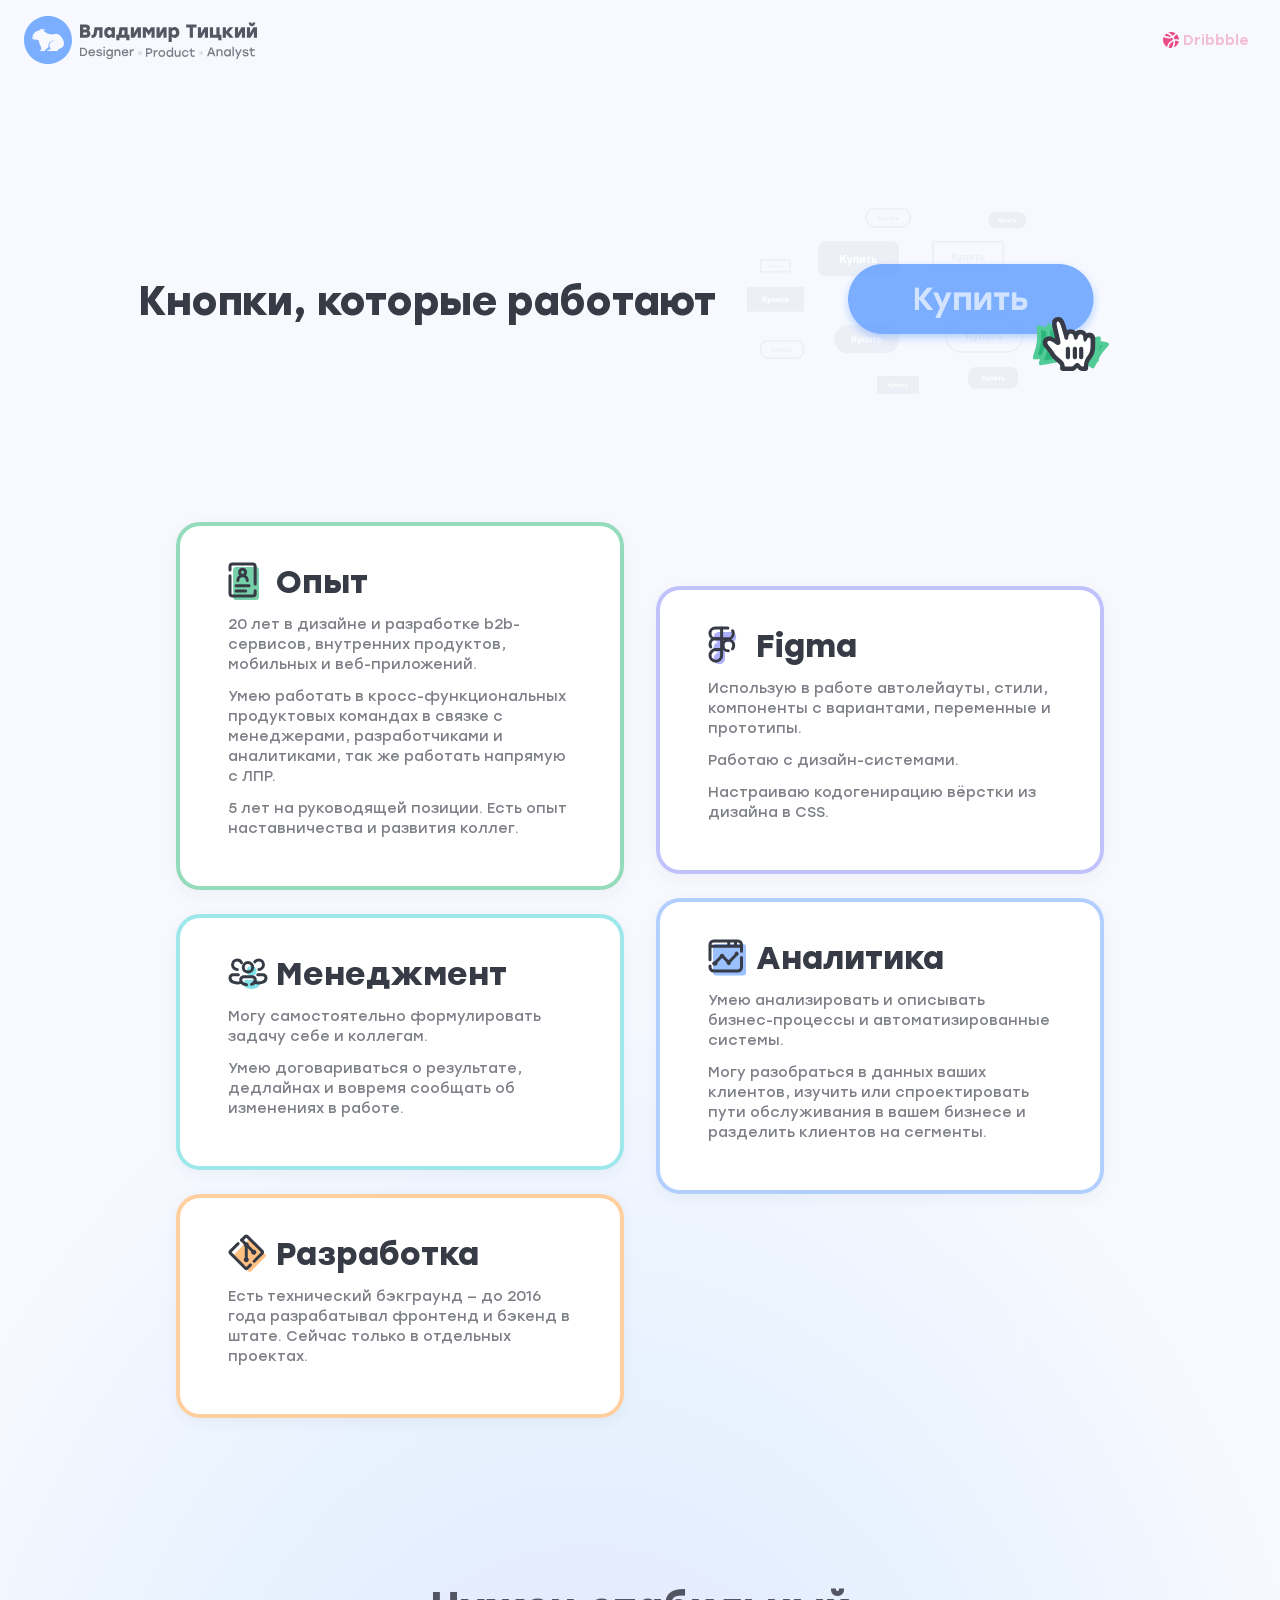
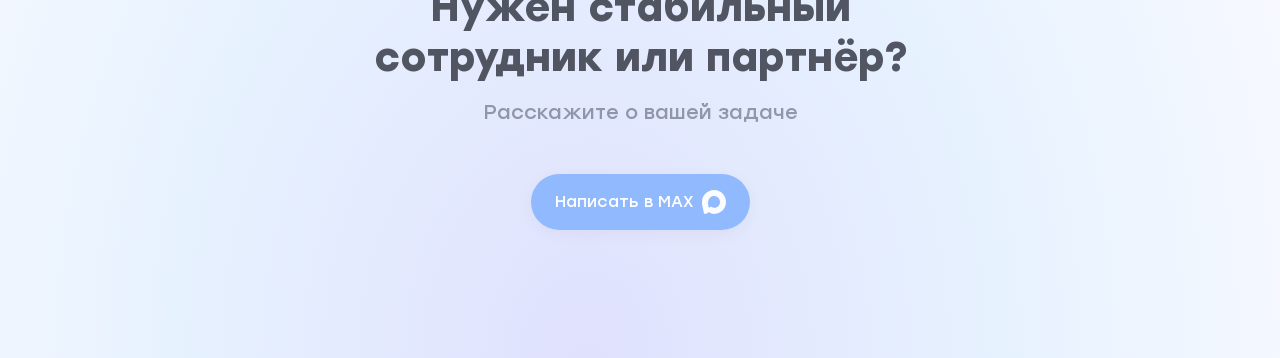
<file: index.html>
<!doctype html>
<html lang="ru">
  <head>
    <meta charset="UTF-8" />
    <meta name="viewport" content="width=device-width, initial-scale=1.0" />
    <title>Владимир Тицкий: Designer • Product • Analyst</title>
    <link rel="icon" type="image/png" href="/assets/favicon.png" />
    <meta
      name="description"
      content="Владимир Тицкий — дизайнер и аналитик. 20 лет в b2b-сервисах и цифровых продуктах."
    />

    <meta
      property="og:title"
      content="Владимир Тицкий: Designer • Product • Analyst"
    />
    <meta
      property="og:description"
      content="20 лет опыта в дизайне, разработке и аналитике цифровых продуктов."
    />
    <meta
      property="og:image"
      content="https://vladimirandreevich.ru/media/preview.png"
    />
    <meta property="og:url" content="https://vladimirandreevich.ru" />
    <meta property="og:type" content="website" />
    <meta name="twitter:card" content="summary_large_image" />
    <meta
      name="twitter:title"
      content="Владимир Тицкий: Designer • Product • Analyst"
    />
    <meta
      name="twitter:description"
      content="Дизайнер, продакт и аналитик. Портфолио и опыт работы."
    />
    <meta
      name="twitter:image"
      content="https://vladimirandreevich.ru/media/preview.png"
    />
    <link rel="stylesheet" href="reset.css" />
    <link rel="stylesheet" href="./assets/font/font.css" />
    <link rel="stylesheet" href="styles.css" />
    <!-- Yandex.Metrika counter -->
    <script type="text/javascript">
      (function (m, e, t, r, i, k, a) {
        m[i] =
          m[i] ||
          function () {
            (m[i].a = m[i].a || []).push(arguments);
          };
        m[i].l = 1 * new Date();
        for (var j = 0; j < document.scripts.length; j++) {
          if (document.scripts[j].src === r) {
            return;
          }
        }
        ((k = e.createElement(t)),
          (a = e.getElementsByTagName(t)[0]),
          (k.async = 1),
          (k.src = r),
          a.parentNode.insertBefore(k, a));
      })(
        window,
        document,
        "script",
        "https://mc.yandex.ru/metrika/tag.js",
        "ym",
      );

      ym(101322113, "init", {
        clickmap: true,
        trackLinks: true,
        accurateTrackBounce: true,
      });
    </script>
    <noscript
      ><div>
        <img
          src="https://mc.yandex.ru/watch/101322113"
          style="position: absolute; left: -9999px"
          alt=""
        /></div
    ></noscript>
    <!-- /Yandex.Metrika counter -->
  </head>
  <body>
    <main class="layout">
      <section class="header">
        <div class="logotype">
          <div class="logotype__icon"></div>
          <div class="logotype__about">
            <div class="logotype__about-name"></div>
            <div class="logotype__about-description"></div>
          </div>
        </div>
        <div class="menu">
          <div class="social">
            <!-- <a
              href="https://hh.kz/resume/97212c73ff0eb3a4e30039ed1f463844714d55?from=vladimirandreevich.ru"
              target="_blank"
              class="social__link"
              type="hh"
            >
              <img class="linkIcon" src="/assets/hh.svg" />
              <span class="social__text">Резюме</span>
            </a>
            <a
              href="https://www.linkedin.com/in/waldemart/"
              target="_blank"
              class="social__link"
              type="linkedin"
            >
              <img class="linkIcon" src="/assets/linkedin.svg" />
              <span class="social__text">Linkedin</span>
            </a> -->
            <a
              href="https://dribbble.com/catindev"
              target="_blank"
              class="social__link"
              type="dribbble"
            >
              <img class="linkIcon" src="/assets/dribbble.svg" />
              <span class="social__text">Dribbble</span>
            </a>
          </div>
          <!-- <a class="menu__portfolioLink" href="/portfolio">
            <span class="menu__portfolioLink-text">Портфолио</span>
            <img class="linkIcon" src="/assets/portfolio.svg" />
          </a> -->
        </div>
      </section>

      <section class="lead">
        <h1>Кнопки, которые работают</h1>
        <div class="lead__image"></div>
      </section>

      <!-- Мобильный контейнер для карточек -->
      <div class="mobile-cards">
        <!-- Карточка "Опыт" -->
        <div class="card card--skillz">
          <div class="card__content">
            <div class="card__header">
              <img class="card__icon" src="assets/skillz.svg" />
              <h3>Опыт</h3>
            </div>
            <div class="card__description">
              <p>
                20 лет в дизайне и разработке b2b-сервисов, внутренних
                продуктов, мобильных и веб-приложений.
              </p>
              <p>
                Умею работать в кросс-функциональных продуктовых командах в связке
                с менеджерами, разработчиками и аналитиками, так же работать
                напрямую с ЛПР.
              </p>
              <p>
                5 лет на руководящей позиции. Есть опыт наставничества и
                развития коллег.
              </p>
            </div>
          </div>
        </div>

        <!-- Карточка "Figma" -->
        <div class="card card--figma">
          <div class="card__content">
            <div class="card__header">
              <img class="card__icon" src="assets/figma.svg" />
              <h3>Figma</h3>
            </div>
            <div class="card__description">
              <p>
                Использую в работе автолейауты, стили, компоненты с вариантами,
                переменные и прототипы.
              </p>
              <p>Работаю с дизайн-системами.</p>
              <p>Настраиваю кодогенирацию вёрстки из дизайна в CSS.</p>
            </div>
          </div>
        </div>

        <!-- Карточка "Менеджмент" -->
        <div class="card card--management">
          <div class="card__content">
            <div class="card__header">
              <img class="card__icon" src="assets/management.svg" />
              <h3>Менеджмент</h3>
            </div>
            <div class="card__description">
              <p>Могу самостоятельно формулировать задачу себе и коллегам.</p>
              <p>
                Умею договариваться о результате, дедлайнах и вовремя сообщать
                об изменениях в работе.
              </p>
            </div>
          </div>
        </div>

        <!-- Карточка "Аналитика" -->
        <div class="card card--analytics">
          <div class="card__content">
            <div class="card__header">
              <img class="card__icon" src="assets/analytics.svg" />
              <h3>Аналитика</h3>
            </div>
            <div class="card__description">
              <p>
                Умею анализировать и описывать бизнес-процессы и
                автоматизированные системы.
              </p>
              <p>
                Могу разобраться в данных ваших клиентов, изучить или
                спроектировать пути обслуживания в вашем бизнесе и разделить
                клиентов на сегменты.
              </p>
            </div>
          </div>
        </div>

        <!-- Карточка "Разработка" -->
        <div class="card card--dev">
          <div class="card__content">
            <div class="card__header">
              <img class="card__icon" src="assets/dev.svg" />
              <h3>Разработка</h3>
            </div>
            <div class="card__description">
              <p>
                Есть технический бэкграунд — до 2016 года разрабатывал фронтенд
                и бэкенд в штате. Сейчас только в отдельных проектах.
              </p>
            </div>
          </div>
        </div>
      </div>

      <section class="content">
        <div class="content__left">
          <div class="card card--skillz">
            <div class="card__content">
              <div class="card__header">
                <img class="card__icon" src="assets/skillz.svg" />
                <h3>Опыт</h3>
              </div>
              <div class="card__description">
                <p>
                  20 лет в дизайне и разработке b2b-сервисов, внутренних
                  продуктов, мобильных и веб-приложений.
                </p>
                <p>
                  Умею работать в кросс-функциональных продуктовых командах в связке
                  с менеджерами, разработчиками и аналитиками, так же работать
                  напрямую с ЛПР.
                </p>
                <p>
                  5 лет на руководящей позиции. Есть опыт наставничества и
                  развития коллег.
                </p>
              </div>
            </div>
          </div>
          <div class="card card--management">
            <div class="card__content">
              <div class="card__header">
                <img class="card__icon" src="assets/management.svg" />
                <h3>Менеджмент</h3>
              </div>
              <div class="card__description">
                <p>Могу самостоятельно формулировать задачу себе и коллегам.</p>
                <p>
                  Умею договариваться о результате, дедлайнах и вовремя сообщать
                  об изменениях в работе.
                </p>
              </div>
            </div>
          </div>
          <div class="card card--dev">
            <div class="card__content">
              <div class="card__header">
                <img class="card__icon" src="assets/dev.svg" />
                <h3>Разработка</h3>
              </div>
              <div class="card__description">
                <p>
                  Есть технический бэкграунд — до 2016 года разрабатывал
                  фронтенд и бэкенд в штате. Сейчас только в отдельных проектах.
                </p>
              </div>
            </div>
          </div>
        </div>

        <div class="content__right">
          <div class="card card--figma">
            <div class="card__content">
              <div class="card__header">
                <img class="card__icon" src="assets/figma.svg" />
                <h3>Figma</h3>
              </div>
              <div class="card__description">
                <p>
                  Использую в работе автолейауты, стили, компоненты с
                  вариантами, переменные и прототипы.
                </p>
                <p>Работаю с дизайн-системами.</p>
                <p>Настраиваю кодогенирацию вёрстки из дизайна в CSS.</p>
              </div>
            </div>
          </div>
          <div class="card card--analytics">
            <div class="card__content">
              <div class="card__header">
                <img class="card__icon" src="assets/analytics.svg" />
                <h3>Аналитика</h3>
              </div>
              <div class="card__description">
                <p>
                  Умею анализировать и описывать бизнес-процессы и
                  автоматизированные системы.
                </p>
                <p>
                  Могу разобраться в данных ваших клиентов, изучить или
                  спроектировать пути обслуживания в вашем бизнесе и разделить
                  клиентов на сегменты.
                </p>
              </div>
            </div>
          </div>
        </div>
      </section>

      <section class="cta">
        <div class="cta__content">
          <h2>Нужен стабильный сотрудник или партнёр?</h2>
          <p>Расскажите о вашей задаче</p>
        </div>
        <a
          class="cta__link"
          href="https://max.ru/u/f9LHodD0cOIpcdCI2zopOMJ_bikcpZHkfNWSwRLqdmrFhl2_scxypSnUHlg"
          target="_blank"
          >Написать в MAX <img src="assets/max.svg" alt=""
        /></a>
      </section>

      <section class="footer">
        <div class="social social--bottom">
          <!-- <a
            href="https://hh.kz/resume/97212c73ff0eb3a4e30039ed1f463844714d55?from=vladimirandreevich.ru"
            target="_blank"
            class="social__link"
            type="hh"
          >
            <img class="linkIcon" src="/assets/hh.svg" />
            <span class="social__text">Резюме</span>
          </a>
          <a
            href="https://www.linkedin.com/in/waldemart/"
            target="_blank"
            class="social__link"
            type="linkedin"
          >
            <img class="linkIcon" src="/assets/linkedin.svg" />
            <span class="social__text">Linkedin</span>
          </a> -->
          <a
            href="https://dribbble.com/catindev"
            target="_blank"
            class="social__link"
            type="dribbble"
          >
            <img class="linkIcon" src="/assets/dribbble.svg" />
            <span class="social__text">Dribbble</span>
          </a>
        </div>
      </section>
    </main>
  </body>
</html>
</file>
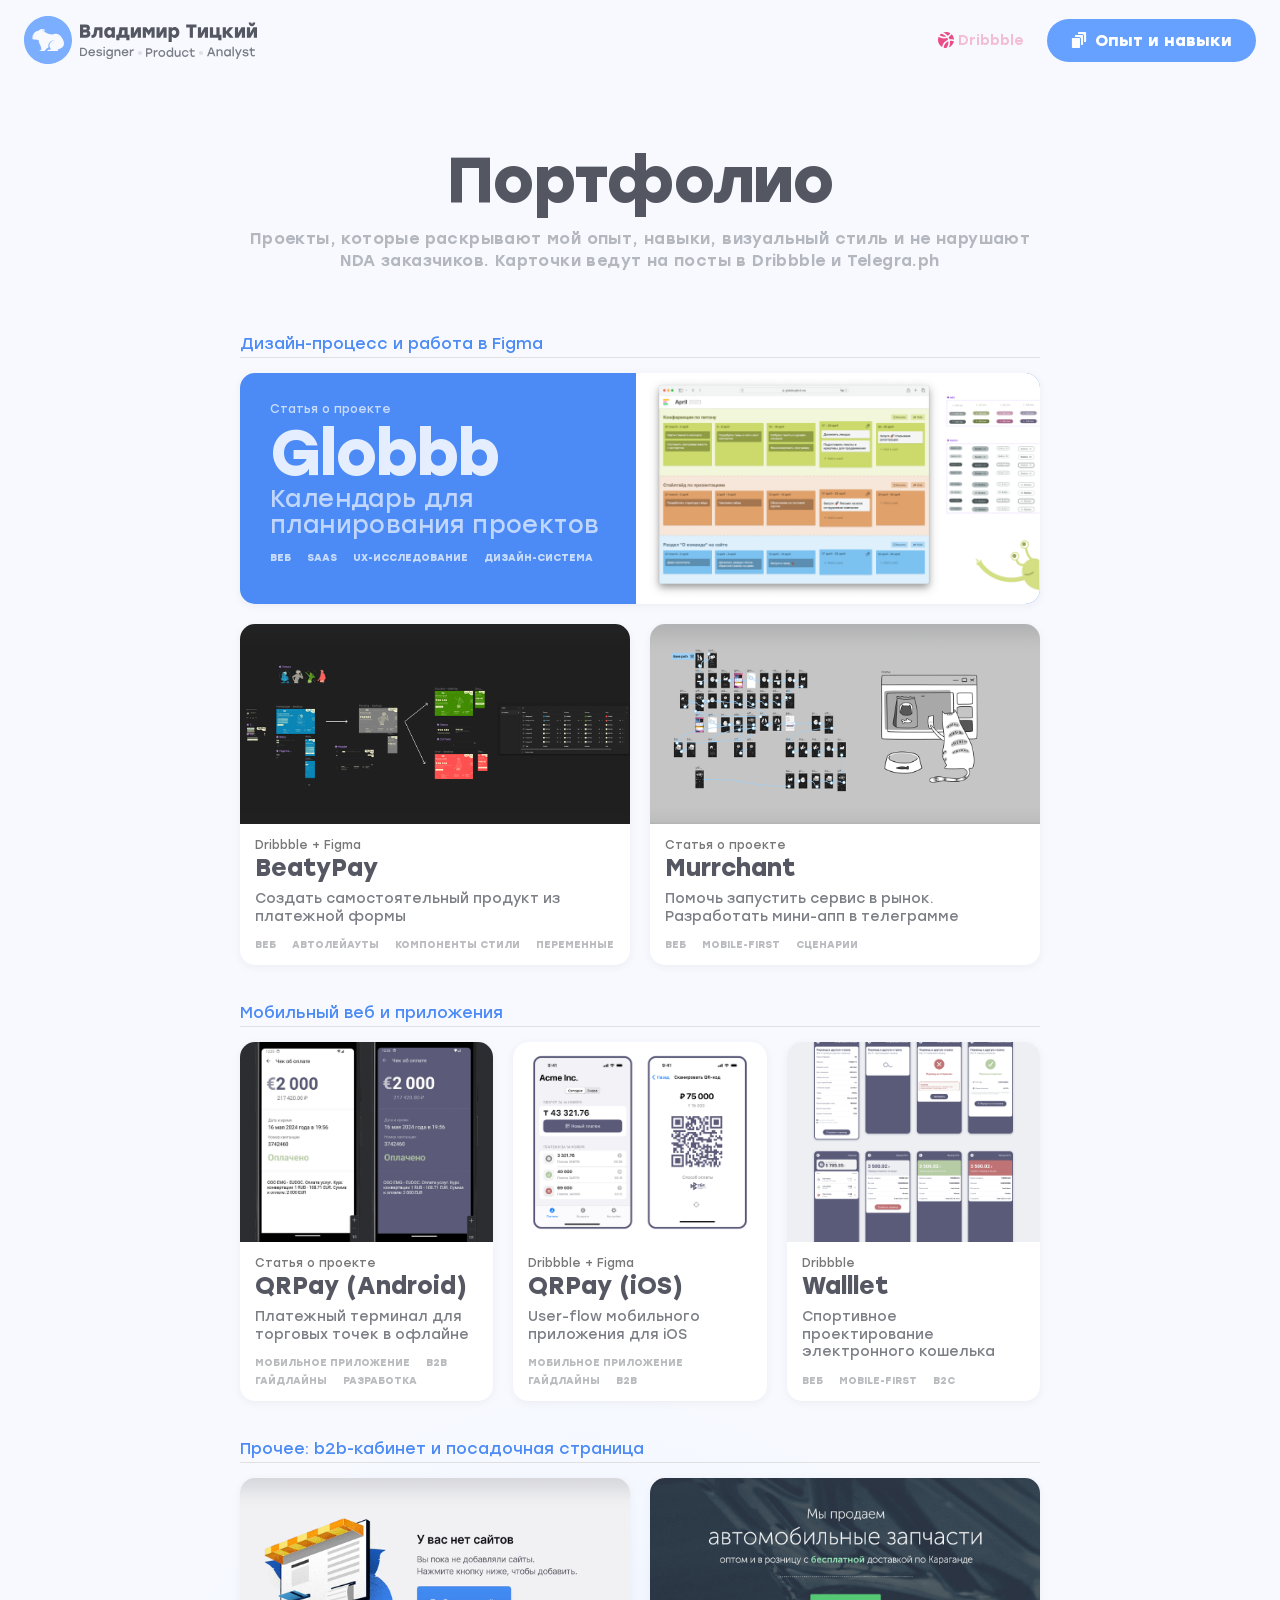
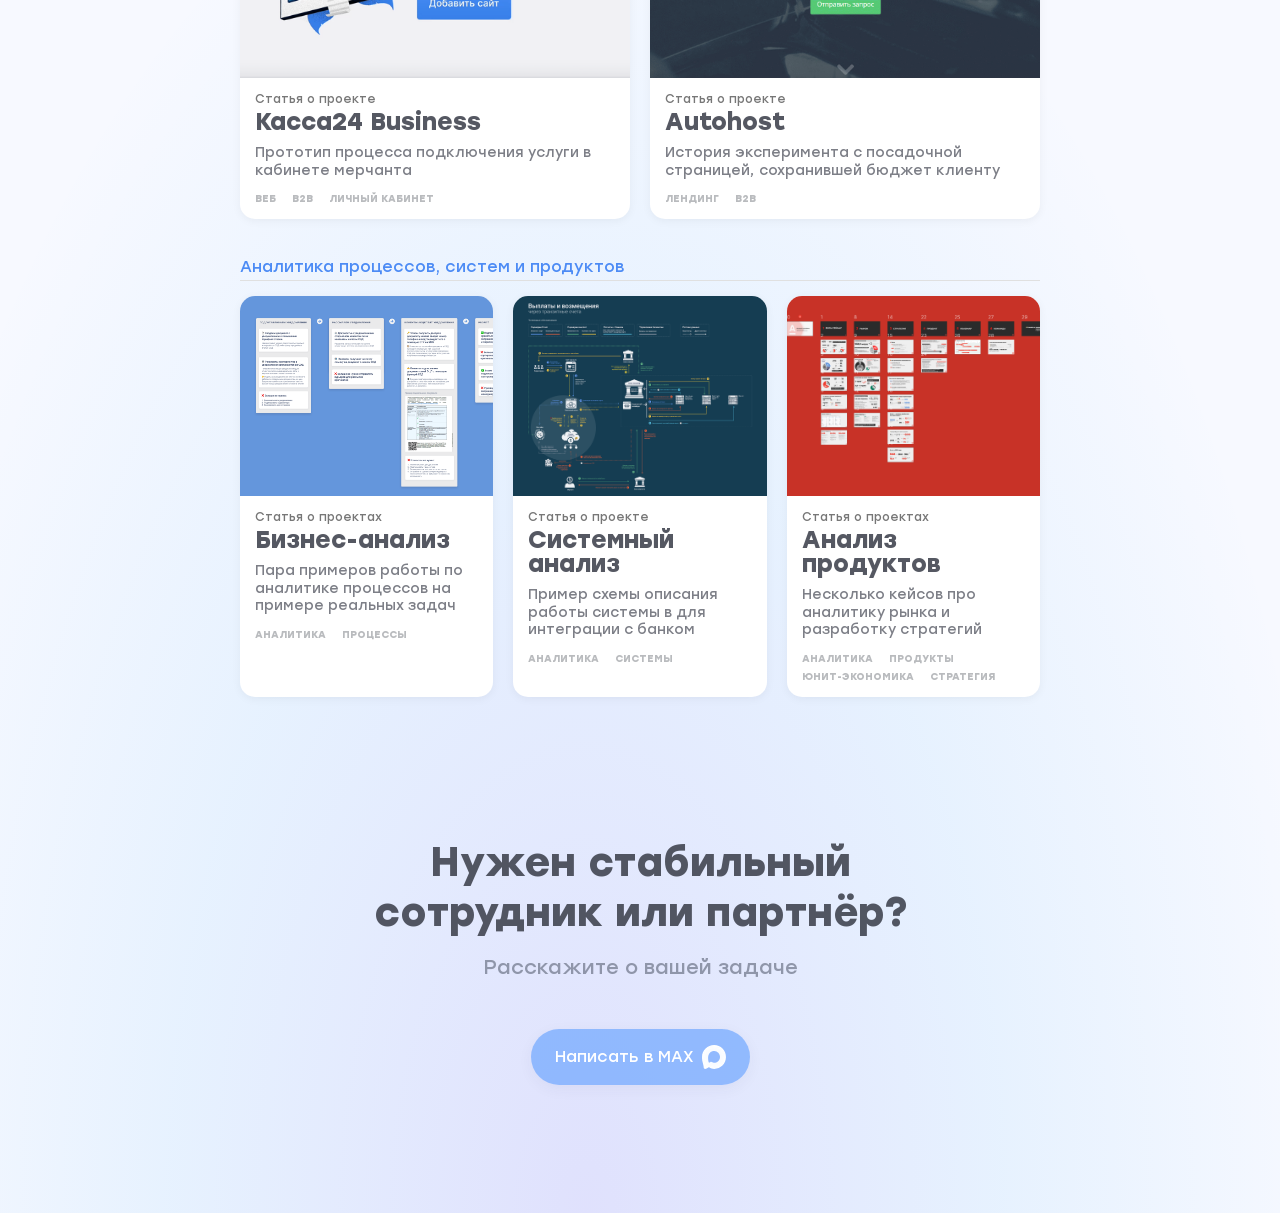
<file: portfolio/index.html>
<!DOCTYPE html>
<html lang="ru">
  <head>
    <meta charset="UTF-8" />
    <meta name="viewport" content="width=device-width, initial-scale=1.0" />
    <title>Владимир Тицкий: Designer • Product • Analyst</title>
    <link rel="icon" type="image/png" href="/assets/favicon.png" />
    <meta
    name="description"
    content="Владимир Тицкий — дизайнер и аналитик. 20 лет в b2b-сервисах и цифровых продуктах."
  />

  <meta
    property="og:title"
    content="Владимир Тицкий: Designer • Product • Analyst"
  />
  <meta
    property="og:description"
    content="20 лет опыта в дизайне, разработке и аналитике цифровых продуктов."
  />
  <meta
    property="og:image"
    content="https://vladimirandreevich.ru/media/preview.png"
  />
  <meta property="og:url" content="https://vladimirandreevich.ru" />
  <meta property="og:type" content="website" />
  <meta name="twitter:card" content="summary_large_image" />
  <meta
    name="twitter:title"
    content="Владимир Тицкий: Designer • Product • Analyst"
  />
  <meta
    name="twitter:description"
    content="Дизайнер, продакт и аналитик. Портфолио и опыт работы."
  />
  <meta
    name="twitter:image"
    content="https://vladimirandreevich.ru/media/preview.png"
  />  
    <link rel="stylesheet" href="../reset.css" />
    <link rel="stylesheet" href="../assets/font/font.css" />
    <link rel="stylesheet" href="../styles.css" />
    <link rel="stylesheet" href="../portfolio/portfolio.css" />
<!-- Yandex.Metrika counter -->
<script type="text/javascript" >
  (function(m,e,t,r,i,k,a){m[i]=m[i]||function(){(m[i].a=m[i].a||[]).push(arguments)};
  m[i].l=1*new Date();
  for (var j = 0; j < document.scripts.length; j++) {if (document.scripts[j].src === r) { return; }}
  k=e.createElement(t),a=e.getElementsByTagName(t)[0],k.async=1,k.src=r,a.parentNode.insertBefore(k,a)})
  (window, document, "script", "https://mc.yandex.ru/metrika/tag.js", "ym");

  ym(101322113, "init", {
       clickmap:true,
       trackLinks:true,
       accurateTrackBounce:true,
       webvisor:true
  });
</script>
<noscript><div><img src="https://mc.yandex.ru/watch/101322113" style="position:absolute; left:-9999px;" alt="" /></div></noscript>
<!-- /Yandex.Metrika counter -->
  </head>
  <body>
    <div class="layout">
      <section class="header">
        <div class="logotype">
          <div class="logotype__icon"></div>
          <div class="logotype__about">
            <div class="logotype__about-name"></div>
            <div class="logotype__about-description"></div>
          </div>
        </div>
        <div class="menu">
          <div class="social">
            <!-- <a
            href="https://hh.kz/resume/97212c73ff0eb3a4e30039ed1f463844714d55?from=vladimirandreevich.ru"
            target="_blank"
            class="social__link"
            type="hh"
          >
            <img class="linkIcon" src="/assets/hh.svg" />
            <span class="social__text">Резюме</span>
          </a>
          <a
            href="https://www.linkedin.com/in/waldemart/"
            target="_blank"
            class="social__link"
            type="linkedin"
          >
            <img class="linkIcon" src="/assets/linkedin.svg" />
            <span class="social__text">Linkedin</span>
          </a> -->
          <a
            href="https://dribbble.com/catindev"
            target="_blank"
            class="social__link"
            type="dribbble"
          >
            <img class="linkIcon" src="/assets/dribbble.svg" />
            <span class="social__text">Dribbble</span>
          </a>
          </div>
          <a class="menu__portfolioLink" href="/">
            <img class="linkIcon" src="../assets/cards.svg" />
            <span class="menu__portfolioLink-text">Опыт и навыки</span>
          </a>
        </div>
      </section>
      <div class="page__title">
        <h1>Портфолио</h1>
        <h2>Проекты, которые раскрывают мой опыт, навыки, визуальный стиль и не нарушают NDA заказчиков. Карточки ведут на посты в Dribbble и Telegra.ph</h2>
      </div>
      <div class="portfolio">
        <!-- Секция Figma проектов -->
        <section class="portfolio__section">
          <h2 class="portfolio__heading">Дизайн-процесс и работа в Figma</h2>
          <div class="cases">
            <a href="https://ishortn.ink/EnTeeEBXP" target="_blank" class="case">
              <div class="case__info">
                <div class="case__source">Статья о проекте</div>
                <h3 class="case__title">Globbb</h3>
                <p class="case__description">Календарь для планирования проектов</p>
                <div class="case__tags">
                  <span class="case__tag">Веб</span>
                  <span class="case__tag">SaaS</span>
                  <span class="case__tag">UX-исследование</span>
                  <span class="case__tag">Дизайн-система</span>
                </div>
              </div>
              <div class="case__image">
                <img src="../media/globbb_preview.png" alt="Globbb - Календарь для планирования проектов">
              </div>
            </a>
            <a href="https://dribbble.com/shots/25934755-BeautyPay" target="_blank" class="case">
              <div class="case__image">
                <img src="../media/beautypay_preview.png" alt="BeatyPay">
              </div>
              <div class="case__info">
                <div class="case__source">Dribbble + Figma</div>
                <h3 class="case__title">BeatyPay</h3>
                <p class="case__description">Создать самостоятельный продукт из платежной формы</p>
                <div class="case__tags">
                  <span class="case__tag">Веб</span>
                  <span class="case__tag">Автолейауты</span>
                  <span class="case__tag">Компоненты стили</span>
                  <span class="case__tag">Переменные</span>
                </div>
              </div>
            </a>
            <a href="https://ishortn.ink/anv0M2oe4" target="_blank" class="case">
              <div class="case__image">
                <img src="../media/murrchant_preview.png" alt="Murrchant">
              </div>
              <div class="case__info">
                <div class="case__source">Статья о проекте</div>
                <h3 class="case__title">Murrchant</h3>
                <p class="case__description">Помочь запустить сервис в рынок. Разработать мини-апп в телеграмме</p>
                <div class="case__tags">
                  <span class="case__tag">Веб</span>
                  <span class="case__tag">Mobile-first</span>
                  <span class="case__tag">Сценарии</span>
                </div>
              </div>
            </a>
          </div>
        </section>
        <!-- Секция мобильных проектов -->
        <section class="portfolio__section mobile-web">
          <h2 class="portfolio__heading">Мобильный веб и приложения</h2>
          <div class="cases">
            <a href="https://ishortn.ink/2aUAmbUy3" target="_blank" class="case">
              <div class="case__image">
                <img src="../media/qrpay_android_preview.png" alt="QRPay (Android)">
              </div>
              <div class="case__info">
                <div class="case__source">Статья о проекте</div>
                <h3 class="case__title">QRPay (Android)</h3>
                <p class="case__description">Платежный терминал для торговых точек в офлайне</p>
                <div class="case__tags">
                  <span class="case__tag">Мобильное приложение</span>
                  <span class="case__tag">B2B</span>
                  <span class="case__tag">Гайдлайны</span>
                  <span class="case__tag">Разработка</span>
                </div>
              </div>
            </a>
            <a href="https://dribbble.com/shots/25934784-QRPay-iOS" target="_blank" class="case">
              <div class="case__image">
                <img src="../media/qrpay_ios_preview.png" alt="QRPay (iOS)">
              </div>
              <div class="case__info">
                <div class="case__source">Dribbble + Figma</div>
                <h3 class="case__title">QRPay (iOS)</h3>
                <p class="case__description">User-flow мобильного приложения для iOS</p>
                <div class="case__tags">
                  <span class="case__tag">Мобильное приложение</span>
                  <span class="case__tag">Гайдлайны</span>
                  <span class="case__tag">B2B</span>
                </div>
              </div>
            </a>
            <a href="https://dribbble.com/shots/25934766-Walllet-app" target="_blank" class="case">
              <div class="case__image">
                <img src="../media/walllet_preview.png" alt="Walllet">
              </div>
              <div class="case__info">
                <div class="case__source">Dribbble</div>
                <h3 class="case__title">Walllet</h3>
                <p class="case__description">Спортивное проектирование электронного кошелька</p>
                <div class="case__tags">
                  <span class="case__tag">Веб</span>
                  <span class="case__tag">Mobile-first</span>
                  <span class="case__tag">B2C</span>
                </div>
              </div>
            </a>
          </div>
        </section>
        <!-- Секция всех остальных проектов -->
        <section class="portfolio__section">
          <h2 class="portfolio__heading">Прочее: b2b-кабинет и посадочная страница</h2>
          <div class="cases">
            <a href="https://ishortn.ink/nwGZQzYzq" target="_blank" class="case">
              <div class="case__image">
                <img src="../media/kassa24_preview.png" alt="Касса24 Business">
              </div>
              <div class="case__info">
                <div class="case__source">Статья о проекте</div>
                <h3 class="case__title">Касса24 Business</h3>
                <p class="case__description">Прототип процесса подключения услуги в кабинете мерчанта</p>
                <div class="case__tags">
                  <span class="case__tag">Веб</span>
                  <span class="case__tag">b2b</span>
                  <span class="case__tag">личный кабинет</span>
                </div>
              </div>
            </a>
            <a href="https://ishortn.ink/Pd9HPzn9E" target="_blank" class="case">
              <div class="case__image">
                <img src="../media/autohost_preview.png" alt="Autohost">
              </div>
              <div class="case__info">
                <div class="case__source">Статья о проекте</div>
                <h3 class="case__title">Autohost</h3>
                <p class="case__description">История эксперимента с посадочной страницей, сохранившей бюджет клиенту</p>
                <div class="case__tags">
                  <span class="case__tag">лендинг</span>
                  <span class="case__tag">b2b</span>
                </div>
              </div>
            </a>
          </div>
        </section>
        <!-- Секция аналитики -->
        <section class="portfolio__section mobile-web">
          <h2 class="portfolio__heading">Аналитика процессов, систем и продуктов</h2>
          <div class="cases">
            <a href="https://ishortn.ink/BdgCVLbeQ" target="_blank" class="case">
              <div class="case__image">
                <img src="../media/bizanal_preview.png" alt="Бизнес-анализ">
              </div>
              <div class="case__info">
                <div class="case__source">Статья о проектах</div>
                <h3 class="case__title">Бизнес-анализ</h3>
                <p class="case__description">Пара примеров работы по аналитике процессов на примере реальных задач</p>
                <div class="case__tags">
                  <span class="case__tag">аналитика</span>
                  <span class="case__tag">процессы</span>
                </div>
              </div>
            </a>
            <a href="https://ishortn.ink/OhPR3YRGv" target="_blank" class="case">
              <div class="case__image">
                <img src="../media/sysanal_preview.png" alt="Системный анализ">
              </div>
              <div class="case__info">
                <div class="case__source">Cтатья о проекте</div>
                <h3 class="case__title">Системный анализ</h3>
                <p class="case__description">Пример схемы описания работы системы в для интеграции с банком</p>
                <div class="case__tags">
                  <span class="case__tag">аналитика</span>
                  <span class="case__tag">системы</span>
                </div>
              </div>
            </a>
            <a href="https://ishortn.ink/k1t131aPI" target="_blank" class="case">
              <div class="case__image">
                <img src="../media/prodanal_preview.png" alt="Анализ продуктов">
              </div>
              <div class="case__info">
                <div class="case__source">Cтатья о проектах</div>
                <h3 class="case__title">Анализ продуктов</h3>
                <p class="case__description">Несколько кейсов про аналитику рынка и разработку стратегий</p>
                <div class="case__tags">
                  <span class="case__tag">аналитика</span>
                  <span class="case__tag">продукты</span>
                  <span class="case__tag">юнит-экономика</span>
                  <span class="case__tag">стратегия</span>
                </div>
              </div>
            </a>
          </div>
        </section>
      </div>
      <section class="cta">
        <div class="cta__content">
          <h2>Нужен стабильный сотрудник или партнёр?</h2>
          <p>Расскажите о вашей задаче</p>
        </div>
        <a class="cta__link" href="https://max.ru/u/f9LHodD0cOIpcdCI2zopOMJ_bikcpZHkfNWSwRLqdmrFhl2_scxypSnUHlg"
        target="_blank">Написать в MAX <img src="../assets/max.svg" alt="" />
        </a>
      </section>
      <section class="footer">
        <div class="social social--bottom">
          <!-- <a href="https://hh.kz/resume/97212c73ff0eb3a4e30039ed1f463844714d55?from=vladimirandreevich.ru" target="_blank" class="social__link" type="hh">
            <img class="linkIcon" src="/assets/hh.svg" />
            <span class="social__text">Резюме</span>
          </a>
          <a href="https://ishortn.ink/BFpW1rnaJ" target="_blank" class="social__link" type="linkedin">
            <img class="linkIcon" src="/assets/linkedin.svg" />
            <span class="social__text">Linkedin</span>
          </a> -->
          <a href="https://dribbble.com/catindev" target="_blank" class="social__link" type="dribbble">
            <img class="linkIcon" src="/assets/dribbble.svg" />
            <span class="social__text">Dribbble</span>
          </a>
        </div>
    </div>
    </section>
    </div>
  </body>
</html>
</file>
<file: assets/font/font.css>
@font-face {
    font-family: 'Stolzl';
    src: url('Stolzl-Light.woff2') format('woff2'),
        url('Stolzl-Light.woff') format('woff');
    font-weight: 300;
    font-style: normal;
    font-display: swap;
}

@font-face {
    font-family: 'Stolzl';
    src: url('Stolzl-Bold.woff2') format('woff2'),
        url('Stolzl-Bold.woff') format('woff');
    font-weight: bold;
    font-style: normal;
    font-display: swap;
}

@font-face {
    font-family: 'Stolzl Book';
    src: url('Stolzl-Book.woff2') format('woff2'),
        url('Stolzl-Book.woff') format('woff');
    font-weight: normal;
    font-style: normal;
    font-display: swap;
}

@font-face {
    font-family: 'Stolzl';
    src: url('Stolzl-Medium.woff2') format('woff2'),
        url('Stolzl-Medium.woff') format('woff');
    font-weight: 500;
    font-style: normal;
    font-display: swap;
}

@font-face {
    font-family: 'Stolzl';
    src: url('Stolzl-Regular.woff2') format('woff2'),
        url('Stolzl-Regular.woff') format('woff');
    font-weight: normal;
    font-style: normal;
    font-display: swap;
}

@font-face {
    font-family: 'Stolzl';
    src: url('Stolzl-Thin.woff2') format('woff2'),
        url('Stolzl-Thin.woff') format('woff');
    font-weight: 100;
    font-style: normal;
    font-display: swap;
}
</file>
<file: styles.css>
html,
body {
  font-family: Stolz, "Stolzl", Arial, sans-serif;
  width: 100%;
  min-height: 100vh;
  background: radial-gradient(
      59.03% 51.02% at 45.82% 100%,
      rgba(34, 30, 237, 0.11) 0%,
      rgba(14, 144, 248, 0.07) 54.8%,
      rgba(2, 209, 255, 0) 100%
    ),
    #f7f9ff;
}

.layout {
  display: flex;
  max-width: 80rem;
  flex-direction: column;
  align-items: flex-start;
  margin: 0 auto;
  min-height: 100vh;
}

.header {
  display: flex;
  padding: 1rem 1.5rem;
  justify-content: space-between;
  align-items: center;
  align-self: stretch;
}

.logotype {
  display: flex;
  align-items: center;
  gap: 0.5rem;
}

.logotype__icon {
  width: 3rem;
  height: 3rem;
  background-image: url(./assets/logotype.svg);
  background-repeat: no-repeat;
}

.logotype__about {
  display: none;
  flex-direction: column;
  justify-content: center;
  align-items: flex-start;
  gap: 0.25rem;
}

.logotype__about-name {
  width: 11.0625rem;
  height: 1.25rem;
  background-image: url(./assets/name.svg);
  background-repeat: no-repeat;
}
.logotype__about-description {
  width: 10.9375rem;
  height: 0.8125rem;
  background-image: url(./assets/description.svg);
  background-repeat: no-repeat;
}

.linkIcon {
  width: 1rem;
  height: 1rem;
  aspect-ratio: 1/1;
}

.menu {
  display: flex;
  align-items: center;
  gap: 1rem;
}

.social {
  display: none;
  justify-content: center;
  align-items: center;
  gap: 1rem;
}
.social--bottom {
  display: flex;
}

.social__link {
  display: flex;
  padding: 0.75rem 0.5rem;
  align-items: center;
  gap: 0.25rem;

  text-decoration: none !important;
  font-size: 0.875rem;
  font-style: normal;
  font-weight: 500;
  line-height: normal;

  transition: color 0.3s ease;
  cursor: pointer;
}
.social__link:hover {
  transition: none;
}

.social__link[type="hh"] {
  color: rgba(255, 0, 2, 0.35);
}
.social__link[type="hh"]:hover {
  color: rgba(255, 0, 2, 0.65);
}

.social__link[type="linkedin"] {
  color: rgba(10, 102, 194, 0.35);
}
.social__link[type="linkedin"]:hover {
  color: rgba(10, 102, 194, 0.65);
}

.social__link[type="dribbble"] {
  color: rgba(234, 76, 137, 0.35);
}
.social__link[type="dribbble"]:hover {
  color: rgba(234, 76, 137, 0.65);
}

.menu__portfolioLink {
  text-decoration: none;
  display: flex;
  padding: 0.75rem 1.5rem;
  justify-content: center;
  align-items: center;
  gap: 0.5rem;
  border-radius: 3.125rem;
  background: #66a1ff;
  cursor: pointer;
  transition: all 0.3s ease;
}
.menu__portfolioLink:hover {
  transition: none;
  opacity: 0.65;
}

.menu__portfolioLink-text {
  color: #fff;
  leading-trim: both;
  text-edge: cap;
  font-size: 1rem;
  font-style: normal;
  font-weight: 700;
  line-height: normal;
}

.footer {
  display: flex;
  padding: 0.625rem;
  flex-direction: column;
  justify-content: center;
  align-items: center;
  gap: 0.625rem;
  align-self: stretch;
}

.lead {
  display: flex;
  flex-direction: column;
  padding: 4rem 0rem;
  justify-content: center;
  align-items: center;
  gap: 0.5rem;
  align-self: stretch;
}

.lead h1 {
  color: #373b46;
  leading-trim: both;
  text-edge: cap;
  font-style: normal;
  font-weight: 700;
  font-size: 2.15rem;
  line-height: 1.25;
  letter-spacing: -0.055rem;
  text-align: center;
}

.lead__image {
  width: 19.22488rem;
  height: 9.05656rem;
  background-image: url(assets/wombuttons-mobile.png);
  background-repeat: no-repeat;
  background-size: contain;
}

/* Изменение отображения контента */
.content {
  display: flex;
  padding: 0 1rem 4rem;
  flex-direction: column;
  align-items: center;
  gap: 1.5rem;
  align-self: stretch;
}

.content__left,
.content__right {
  display: none;
}

/* Создаем общий контейнер для всех карточек в мобильной версии */
.mobile-cards {
  display: flex;
  flex-direction: column;
  align-items: center;
  width: 100%;
  gap: 1.5rem;
  padding: 0 1.5rem;
  box-sizing: border-box;
}

.card {
  display: flex;
  width: 100%;
  box-sizing: border-box;
  padding: 1.5rem 2rem 2rem 2rem;
  flex-direction: column;
  align-items: flex-start;
  gap: 1rem;
  border-radius: 1.5rem;
  border: 4px solid rgba(0, 0, 0, 0.5);
  background: #fff;
  box-shadow: 0px 4px 15px 0px rgba(55, 59, 70, 0.05);
  margin: 0 auto;
}
.card--skillz {
  /* transform: scale(1.005); */
  border: 4px solid rgba(43, 183, 123, 0.5);
  order: 1;
}
.card--figma {
  border: 4px solid rgba(131, 133, 249, 0.5);
  order: 2;
}
.card--management {
  border: 4px solid rgba(63, 209, 218, 0.5);
  order: 3;
}
.card--analytics {
  border: 4px solid rgba(100, 159, 255, 0.5);
  order: 4;
}
.card--dev {
  border: 4px solid rgba(255, 159, 64, 0.5);
  order: 5;
}

.card__icon {
  width: 3rem;
  height: 3rem;
  aspect-ratio: 1/1;
}

.card__content {
  display: flex;
  flex-direction: column;
  align-items: flex-start;
  gap: 0.5rem;
  align-self: stretch;
}
.card__header {
  display: flex;
  align-items: center;
  align-self: stretch;
}
.card h3 {
  color: #373b46;
  font-size: 2rem;
  font-style: normal;
  font-weight: 700;
  line-height: 2.5rem; /* 125% */
}

.card__description {
  display: flex;
  width: 100%;
  flex-direction: column;
  align-items: flex-start;
  gap: 0.75rem;
}

.card__description p {
  color: rgba(55, 59, 70, 0.65);
  font-size: 0.9rem;
  font-style: normal;
  font-weight: 400;
  line-height: 1.25rem;
}

.cta {
  display: flex;
  flex-direction: column;
  align-items: center;
  gap: 3rem;
  padding: 2.25rem 0rem 4rem 0rem;
  width: 100%;
}

.cta__content {
  display: flex;
  width: 100%;
  max-width: 60rem;
  box-sizing: border-box;
  padding: 0 1.5rem;
  flex-direction: column;
  align-items: center;
  gap: 1rem;
}

.cta__content h2 {
  color: rgba(55, 59, 70, 0.85);
  text-align: center;
  text-wrap: balance;
  font-size: 2.5rem;
  font-style: normal;
  font-weight: 700;
  line-height: 1.25;
}

.cta__content p {
  color: rgba(99, 106, 125, 0.65);
  font-size: 1rem;
  font-style: normal;
  font-weight: 400;
  line-height: 1.45rem;
}

.cta__link {
  text-decoration: none;
  cursor: pointer;
  display: flex;
  padding: 1rem 1.5rem;
  justify-content: center;
  align-items: center;
  gap: 0.5rem;

  border-radius: 12.5rem;
  background: rgba(102, 161, 255, 0.65);

  /* card shadow */
  box-shadow: 0px 4px 15px 0px rgba(55, 59, 70, 0.05);

  color: #fff;
  font-size: 1rem;
  font-style: normal;
  font-weight: 400;
  line-height: 1.5rem;
  transition: background 0.3s ease;
}
.cta__link:hover {
  transition: none;
  background: rgba(102, 161, 255, 1);
}

.cta__link img {
  width: 1.5rem;
  height: 1.5rem;
  aspect-ratio: 1/1;
  flex-shrink: 0;
}

@media (min-width: 1024px) {
  .logotype__about,
  .social {
    display: flex;
  }

  .social {
    gap: 0.5rem;
  }

  .social[type="bottom"],
  .footer {
    display: none;
  }

  .lead {
    flex-direction: row;
    padding: 8rem 0rem;
    gap: 2rem;
  }

  .lead h1 {
    font-size: 2.5rem;
    line-height: 4.125rem;
  }

  .lead__image {
    width: 24.67706rem;
    height: 11.625rem;
    background-image: url(assets/wombuttons.png);
    background-repeat: no-repeat;
    background-size: contain;
  }

  /* Десктопный вид контента */
  .content {
    display: flex;
    flex-direction: row;
    padding: 0 1rem 4rem;
    justify-content: center;
    align-items: flex-start;
    gap: 2rem;
  }

  .mobile-cards {
    display: none;
  }

  .content__left,
  .content__right {
    display: flex;
    flex-direction: column;
    align-items: flex-start;
    gap: 1.5rem;
  }

  .content__right {
    padding-top: 4rem;
  }

  .card {
    width: 28rem;
    padding: 2rem 3rem 3rem 3rem;
    gap: 1.5rem;
    order: initial; /* Сбрасываем порядок для десктопа */
  }

  .cta {
    padding: 6.25rem 0rem 8rem 0rem;
  }

  .cta__content p {
    font-size: 1.25rem;

    line-height: 1.75rem;
  }
}
</file>
<file: portfolio/portfolio.css>
.page__title {
  margin: 0 auto;
  max-width: 50rem; /* 800px */
  display: flex;
  padding: 4rem 1.5rem;
  flex-direction: column;
  align-items: center;
  gap: 0.75rem;
  align-self: stretch;
}
.page__title h1 {
  color: rgba(55, 59, 70, 0.85);
  text-align: center;
  font-size: 4rem;
  font-style: normal;
  font-weight: 700;
  line-height: 4.5rem; /* 112.5% */
  letter-spacing: -0.12rem;
}
.page__title h2 {
  color: rgba(55, 59, 70, 0.35);

  text-align: center;
  font-family: var(--font-name, Stolzl);
  font-size: 1rem;
  font-style: normal;
  font-weight: 500;
  line-height: 1.375rem; /* 137.5% */
  letter-spacing: 0.025rem;
}

/* Основной блок-контейнер */
.portfolio {
  max-width: 50rem; /* 800px */
  margin: 0 auto;
  padding: 0 1.5rem;
}

/* Секции портфолио */
.portfolio__section {
  margin-bottom: 2.5rem; /* 40px */
}

.portfolio__heading {
  color: #4c8bf5;
  font-weight: normal;
  font-size: 1rem; /* 16px */
  margin-bottom: 0.9375rem; /* 15px */
  padding-bottom: 0.3125rem; /* 5px */
  border-bottom: 0.0625rem solid #e0e0e0; /* 1px */
}

/* Сетка для карточек */
.cases {
  display: flex;
  flex-wrap: wrap;
  gap: 1.25rem; /* 20px */
}

/* Карточка проекта */
.case {
  background: #fff;
  border-radius: 0.9375rem; /* 15px */
  overflow: hidden;
  flex: 1 1 calc(50% - 1.25rem); /* 20px */
  min-width: 15.625rem; /* 250px */
  box-shadow: 0 0.125rem 0.625rem rgba(0, 0, 0, 0.05); /* 2px 10px */
  display: block;
  text-decoration: none;
  color: inherit;
  cursor: pointer;
  transform: translateY(0);
  transition: transform 0.3s ease-out, box-shadow 0.3s ease-out;
}

.case:hover {
  transform: translateY(-0.3125rem) scale(1.03); /* -5px */
  box-shadow: 0 0.625rem 1.25rem rgba(0, 0, 0, 0.1); /* 10px 20px */
  transition: transform 0.15s ease-out, box-shadow 0.15s ease-out;
}

/* В первой секции особый размер для первой карточки */
.portfolio__section:first-child .case:first-child {
  flex: 1 1 100%;
  display: flex;
  flex-direction: row;
}

/* Превью изображения */
.case__image {
  width: 100%;
  height: 12.5rem; /* 200px */
  background-color: #e0e0e0;
  overflow: hidden;
}

.case__image img {
  width: 100%;
  height: 100%;
  object-fit: cover;
  display: block;
  transition: transform 0.3s ease;
}

.case:hover .case__image img {
  transform: scale(1.05);
}

/* В первом блоке специальное расположение картинки */
.portfolio__section:first-child .case:first-child .case__image {
  width: 60%;
  height: auto;
  border: 0;
}

/* Информация карточки */
.case__info {
  padding: 0.9375rem; /* 15px */
}

/* Для первой карточки особый стиль */
.portfolio__section:first-child .case:first-child .case__info {
  width: 50%;
  padding: 1.875rem; /* 30px */
}

/* Голубой фон для первой карточки */
.portfolio__section:first-child .case:first-child {
  background-color: #4c8bf5;
  color: white;
}

/* Источник / тип проекта */
.case__source {
  font-size: 0.75rem; /* 12px */
  color: #777;
  margin-bottom: 0.3125rem; /* 5px */
}

.portfolio__section:first-child .case:first-child .case__source {
  color: rgba(255, 255, 255, 0.7);
}

/* Заголовок проекта */
.case__title {
  color: rgba(55, 59, 70, 0.85);
  font-size: 1.5rem; /* 24px */
  margin-bottom: 0.625rem; /* 10px */
  font-weight: bold;
}

.portfolio__section:first-child .case:first-child .case__title {
  color: rgba(255, 255, 255, 0.85);
  font-size: 4rem; /* 36px */
  line-height: 4.125rem; /* 103.125% */
  letter-spacing: -0.12rem;
  margin-bottom: 0;
}

/* Описание проекта */
.case__description {
  color: rgba(55, 59, 70, 0.65);
  font-size: 0.875rem; /* 14px */
  line-height: 1.25;
  margin-bottom: 0.625rem; /* 10px */
}

.portfolio__section:first-child .case:first-child .case__description {
  color: rgba(255, 255, 255, 0.65);
  font-size: 1.5rem;
  font-style: normal;
  font-weight: 400;
  line-height: 1.625rem;
  letter-spacing: 0.025rem;
}

/* Теги проекта */
.case__tags {
  display: flex;
  flex-wrap: wrap;
  gap: 0.5rem; /* 8px */
  margin-top: 0.9375rem; /* 15px */
}

.case__tag {
  color: rgba(55, 59, 70, 0.35);
  font-size: 0.625rem;
  font-style: normal;
  font-weight: 700;
  line-height: 1;
  text-transform: uppercase;
}

.portfolio__section:first-child .case:first-child .case__tag {
  color: rgba(255, 255, 255, 0.7);
}

.case__tag:not(:last-child)::after {
  content: " ";
  margin-left: 0.5rem; /* 8px */
}

/* Мобильный веб блок */
.mobile-web .cases {
  display: grid;
  grid-template-columns: repeat(3, 1fr);
  gap: 1.25rem; /* 20px */
}

/* Адаптивность */
@media (max-width: 48rem) {
  .page__title {
    padding: 2.5rem 1.5rem;
  }
  .page__title h1 {
    font-size: 2.5rem;
    line-height: 3rem;
  }
  .page__title h2 {
    font-size: 0.9rem;
    line-height: 1.1rem;
  }

  /* 768px */
  /* Все карточки в мобильной версии */
  .case {
    flex: 1 1 100%;
    display: flex;
    flex-direction: row-reverse; /* Картинка справа, описание слева */
  }

  /* Стили для изображения в мобильной версии */
  .case__image {
    width: 40%; /* Ширина картинки */
    height: auto;
    min-height: 6.25rem; /* 100px минимальная высота */
  }

  /* Стили для блока с информацией в мобильной версии */
  .case__info {
    width: 60%;
    padding: 1rem; /* 10px */
    display: flex;
    flex-direction: column;
    justify-content: center;
  }

  /* Особые стили для первой карточки в первой секции */
  .portfolio__section:first-child .case:first-child {
    flex-direction: row-reverse;
    background-color: #4c8bf5;
  }

  .portfolio__section:first-child .case:first-child .case__image {
    width: 40%;
    height: auto;
    border: 0;
  }

  .portfolio__section:first-child .case:first-child .case__info {
    width: 60%;
    padding: 1rem; /* 16px */
  }

  /* Для мобильных устройств уменьшаем размер шрифта в первой карточке */
  .portfolio__section:first-child .case:first-child .case__title {
    font-size: 2.25rem;
    line-height: 2.4rem;
    letter-spacing: 0.25px;
  }

  /* Уменьшаем размер шрифта во всех карточках для лучшей читаемости */
  .case__title {
    font-size: 1.125rem; /* 18px */
    margin-bottom: 0.3125rem; /* 5px */
  }

  .case__description {
    font-size: 0.75rem; /* 12px */
    margin-bottom: 0.3125rem; /* 5px */
  }

  /* Для мобильных устройств уменьшаем размер шрифта в первой карточке */
  .portfolio__section:first-child .case:first-child .case__description {
    font-size: 1.05rem;
    line-height: 1;
    letter-spacing: 0.5px;
  }

  /* Изменяем сетку в разделе Mobile Web */
  .mobile-web .cases {
    grid-template-columns: 1fr;
  }

  /* Перенастраиваем теги для лучшего отображения на малых экранах */
  .case__tags {
    margin-top: 0.3125rem; /* 5px */
  }
}
</file>
